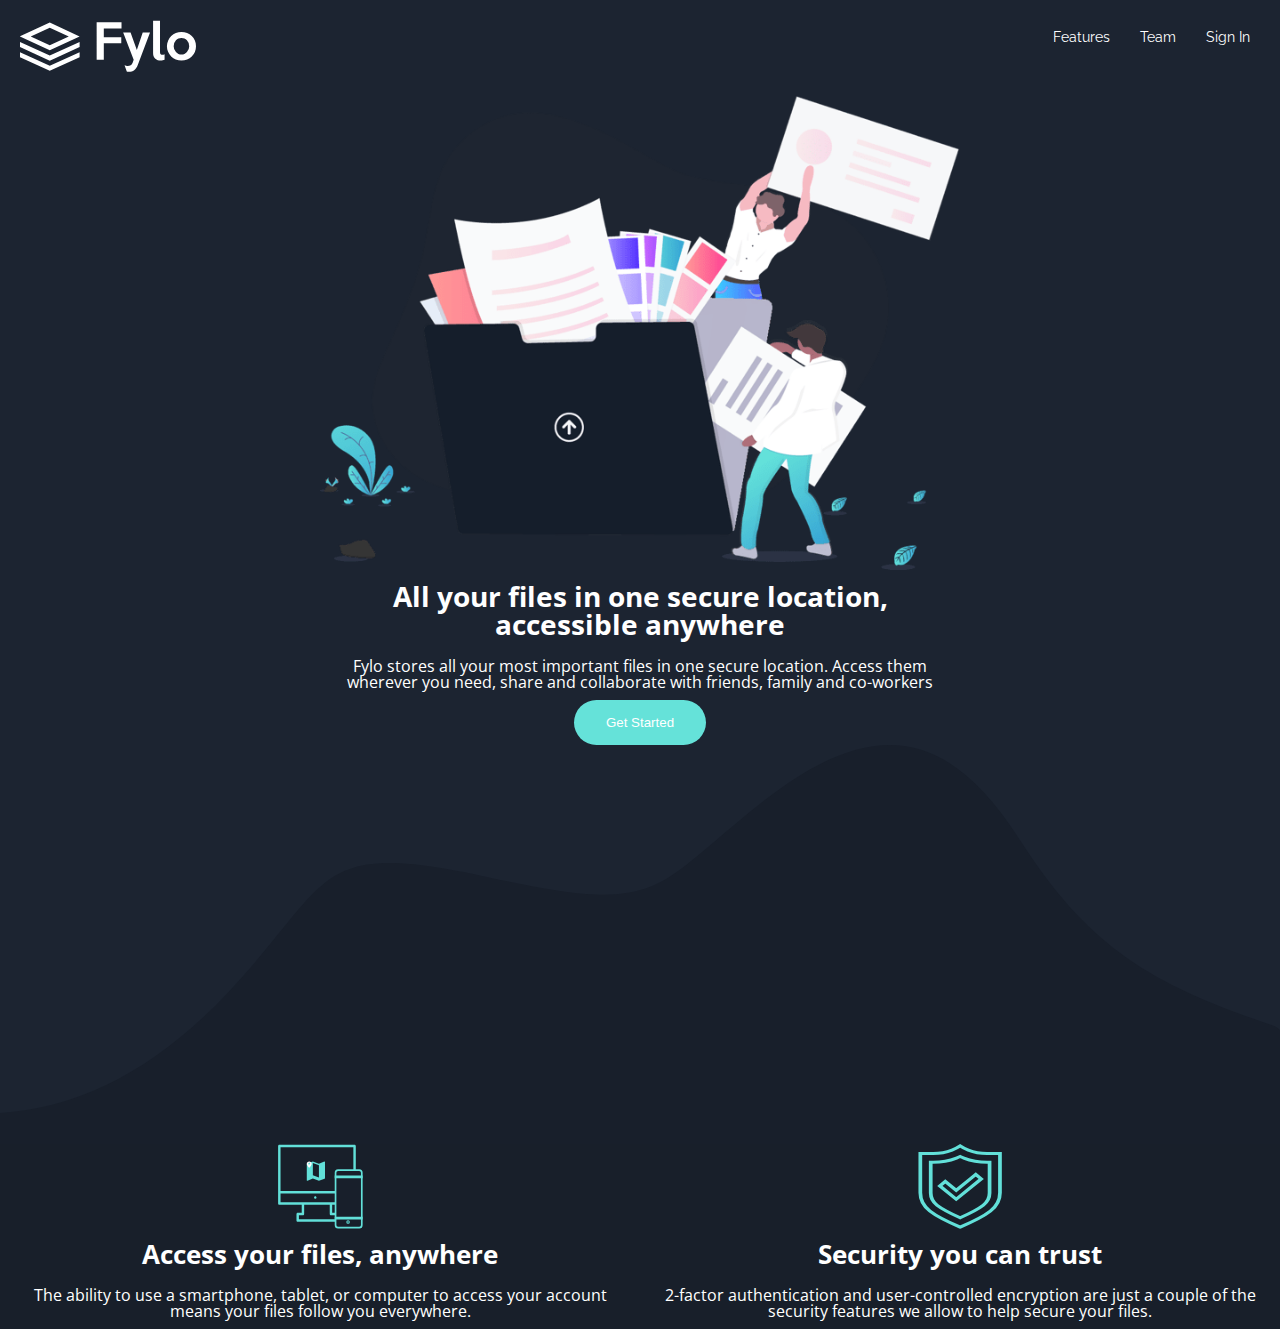
<file: index.html>
<!DOCTYPE html>
<html lang="en">
<head>
  <meta charset="UTF-8">
  <meta name="viewport" content="width=device-width, initial-scale=1.0"> <!-- displays site properly based on user's device -->

  <link rel="icon" type="image/png" sizes="32x32" href="./images/favicon-32x32.png">
  <link href="style.css" rel="stylesheet" type="text/css" />
  <link href="https://fonts.googleapis.com/css2?family=Open+Sans:wght@400;700&family=Raleway&display=swap" rel="stylesheet">
  <link href="https://fonts.googleapis.com/css2?family=Open+Sans:wght@400;700&family=Raleway:wght@400;700&display=swap" rel="stylesheet">
  
  <title>Group 110 | Fylo Landing Page</title>
</head>
<body>
 <!--Header-->
  <header class='header'>
    <div class='logo'>
      <img src='fylo-dark-theme-landing-page-master/images/logo.svg' alt='FYLO logop'>
    </div>
    <div class='right'>
      <p>Features</p>
      <p>Team</p>
      <p>Sign In</p>
    </div>
    
  </header>
 <!--Intro-->
    <section class="intro wave">
<div class='landing'>
    <img src='fylo-dark-theme-landing-page-master/images/illustration-intro.png' alt='Illustration of People Storing Physical Files'>
    <h3>All your files in one secure location, accessible anywhere</h3>
      <p>Fylo stores all your most important files in one secure location. Access them wherever you need, share and collaborate with friends, family and co-workers</p>
    <a href="#"><input type="button" class="button" value="Get Started"></a>
</div>
<!-- Wave -->
<svg viewBox="0 0 1440 449" preserveAspectRatio="xMinYMin meet"><defs><path id="a" d="M0 0h1454v449H0z"/></defs><g transform="translate(-14)"><mask id="b" fill="#fff"><use xlink:href="#a"/></mask>
    <path d="M14 413.954c90.836-5.359 176.206-50.375 256.111-135.046C389.968 151.9 364.01 105.164 563.005 148.686 762 192.207 745.05 163.699 873 63.13c127.95-100.57 211-77.554 289 44.667 78 122.222 151 162.895 284 207.778 88.667 29.921 92.03 848.285 10.091 2455.09H14V413.956z" fill="#181F2B" mask="url(#b)"/></g></svg>

<section class="row">
    <div class='column'>
      <img class='col-img' src='fylo-dark-theme-landing-page-master/images/icon-access-anywhere.svg' alt='Picture of a Desktop and Tablet'>
      <h4>Access your files, anywhere</h4>
      <p>The ability to use a smartphone, tablet, or computer to access your account means your files follow you everywhere.</p>
    </div>

    <div class='column'>
      <img class='col-img' src='fylo-dark-theme-landing-page-master/images/icon-security.svg' alt='Picture of a Shield'>
      <h4>Security you can trust</h4>
      <p>2-factor authentication and user-controlled encryption are just a couple of the security features we allow to help secure your files.</p>
    </div>
    </section>

    </section>
</body>
</html>
</file>
<file: style.css>
/*CSS RESET*/
html, body, div, span, applet, object, iframe,
h1, h2, h3, h4, h5, h6, p, blockquote, pre,
a, abbr, acronym, address, big, cite, code,
del, dfn, em, img, ins, kbd, q, s, samp,
small, strike, strong, sub, sup, tt, var,
b, u, i, center,
dl, dt, dd, ol, ul, li,
fieldset, form, label, legend,
table, caption, tbody, tfoot, thead, tr, th, td,
article, aside, canvas, details, embed, 
figure, figcaption, footer, header, hgroup, 
menu, nav, output, ruby, section, summary,
time, mark, audio, video {
	margin: 0;
	padding: 0;
	border: 0;
	font-size: 100%;
	font: inherit;
	vertical-align: baseline;
}
/* HTML5 display-role reset for older browsers */
article, aside, details, figcaption, figure, 
footer, header, hgroup, menu, nav, section {
	display: block;
}
body {
	line-height: 1;
}
ol, ul {
	list-style: none;
}
blockquote, q {
	quotes: none;
}
blockquote:before, blockquote:after,
q:before, q:after {
	content: '';
	content: none;
}
table {
	border-collapse: collapse;
	border-spacing: 0;
}

/*
  ========================================
  Body
  ========================================
*/

html, body {
  max-width: 100%;
  height: auto;
  overflow: auto;
  margin: 0;
  text-align: center;
  display: block;
  color: hsl(0, 0%, 100%);
}

a{
  text-decoration: none;
  cursor: pointer;
}

*{
  box-sizing: border-box;
}

/*
  ========================================
  Header
  ========================================
*/

.header{
  overflow: hidden;
  padding: 15px;
  background-color: hsl(217, 28%, 15%);
  font-family: 'Raleway', sans-serif;
}

.logo, .header p{
  padding: 5px;
  float: left;
}

.right{
  float: right;
}

.header p{
  font-size: 14px;
  padding: 15px;
}

/*
  ========================================
  Intro
  ========================================
*/
.intro{
    height: 100%;
    width: 100%;
    background-color: hsl(217, 28%, 15%);
}
.landing{
    width: 50%;
    margin: auto;
}

.landing img{
    width: 100%;
}

.intro{
    font-family: 'Open Sans', sans-serif;
}

h3{
    font-weight: bold;
    font-size: 28px;
}

h3, h4, .intro p{
    padding: 10px;
}

/*
  ========================================
  Columns
  ========================================
*/
.row{
    display: flex;
}

.column{
  flex: 50%;
  background-color: hsl(218, 28%, 13%);
}

.col-img{
    height: 85px;
    width: 85px;
}
.column h4{
    font-weight: bold;
    font-size: 26px;
}

/*
  ========================================
  Button
  ========================================
*/

.button{
    background-color: hsl(176, 68%, 64%);
    border: none;
    border-radius: 25px;
    padding: 15px 32px;
    color: hsl(0, 0%, 100%);
      
}

/*
  ========================================
  Background-Wave
  ========================================
*/

.wave > svg{
    display: inline-block;
    vertical-align: middle;
    width: 100%;
}
</file>
